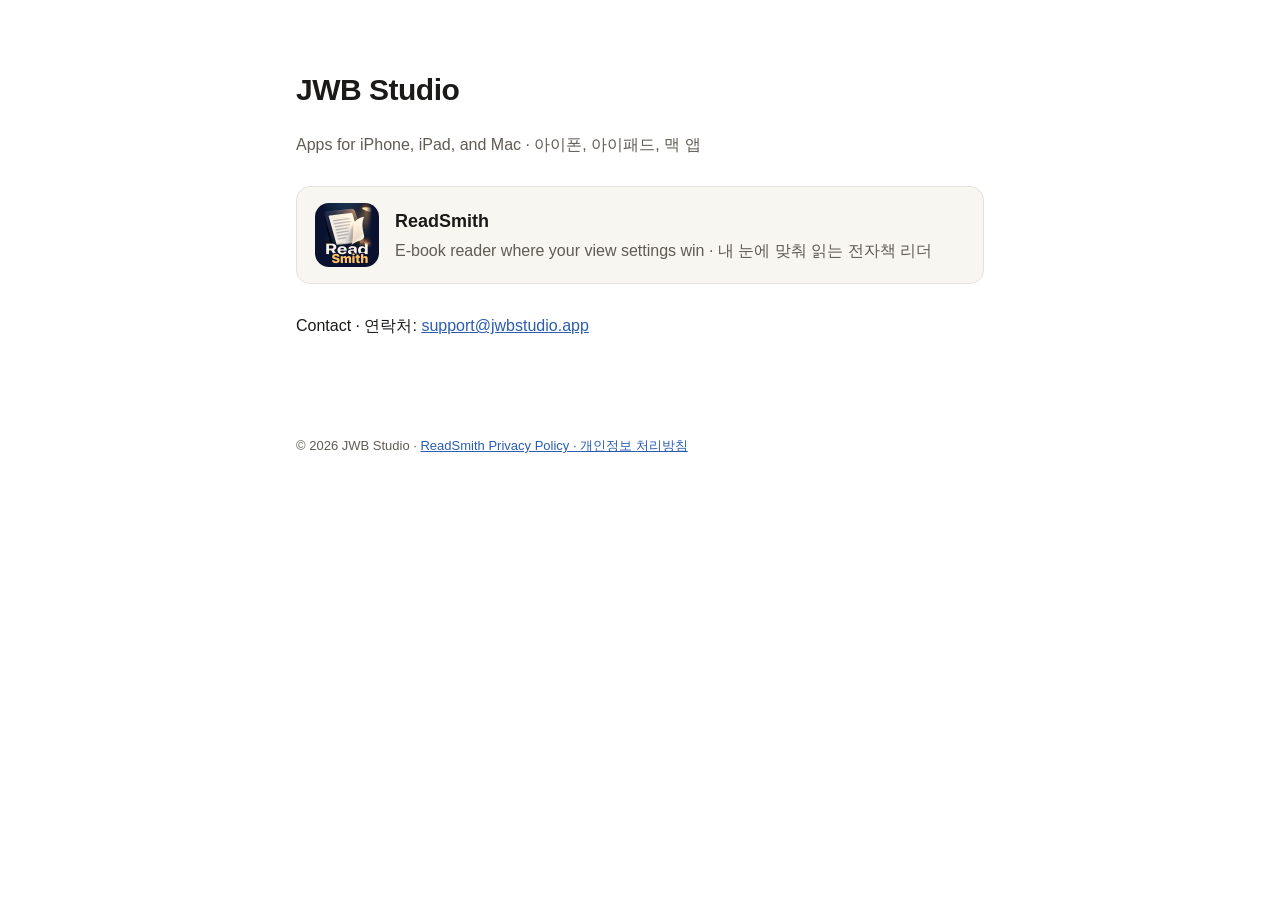
<file: index.html>
<!doctype html>
<html lang="en">
<meta charset="utf-8">
<meta name="viewport" content="width=device-width,initial-scale=1">
<title>JWB Studio</title>
<meta name="description" content="JWB Studio makes ReadSmith, an e-book reader for iPhone, iPad, and Mac.">
<link rel="icon" href="/readsmith/icon.png">
<style>
:root{--bg:#fff;--fg:#1b1a18;--dim:#5f5b55;--line:#e6e2da;--card:#f8f6f1;--link:#2a5db0}
@media (prefers-color-scheme:dark){:root{--bg:#121110;--fg:#ece8e1;--dim:#a39d93;--line:#2c2925;--card:#1a1816;--link:#8fb4ee}}
*{box-sizing:border-box}
body{margin:0;background:var(--bg);color:var(--fg);font:16px/1.7 -apple-system,BlinkMacSystemFont,"Apple SD Gothic Neo","Segoe UI",sans-serif;-webkit-font-smoothing:antialiased}
main{max-width:720px;margin:0 auto;padding:64px 16px 80px}
h1{font-size:30px;margin:0 0 6px;letter-spacing:-.5px}
.dim{color:var(--dim)}
a.app{display:flex;gap:16px;align-items:center;text-decoration:none;color:inherit;background:var(--card);border:1px solid var(--line);border-radius:14px;padding:16px 18px;margin-top:28px}
a.app img{width:64px;height:64px;border-radius:14px;flex:none}
a.app b{font-size:18px}
a{color:var(--link)}
footer{max-width:720px;margin:0 auto;padding:0 16px 60px;color:var(--dim);font-size:13px}
</style>
<main>
  <h1>JWB Studio</h1>
  <p class="dim">Apps for iPhone, iPad, and Mac · 아이폰, 아이패드, 맥 앱</p>
  <a class="app" href="/readsmith/">
    <img src="/readsmith/icon.png" alt="">
    <span><b>ReadSmith</b><br><span class="dim">E-book reader where your view settings win · 내 눈에 맞춰 읽는 전자책 리더</span></span>
  </a>
  <p style="margin-top:28px">Contact · 연락처: <a href="mailto:support@jwbstudio.app">support@jwbstudio.app</a></p>
</main>
<footer>© 2026 JWB Studio · <a href="/readsmith/privacy.html">ReadSmith Privacy Policy · 개인정보 처리방침</a></footer>
</html>
</file>
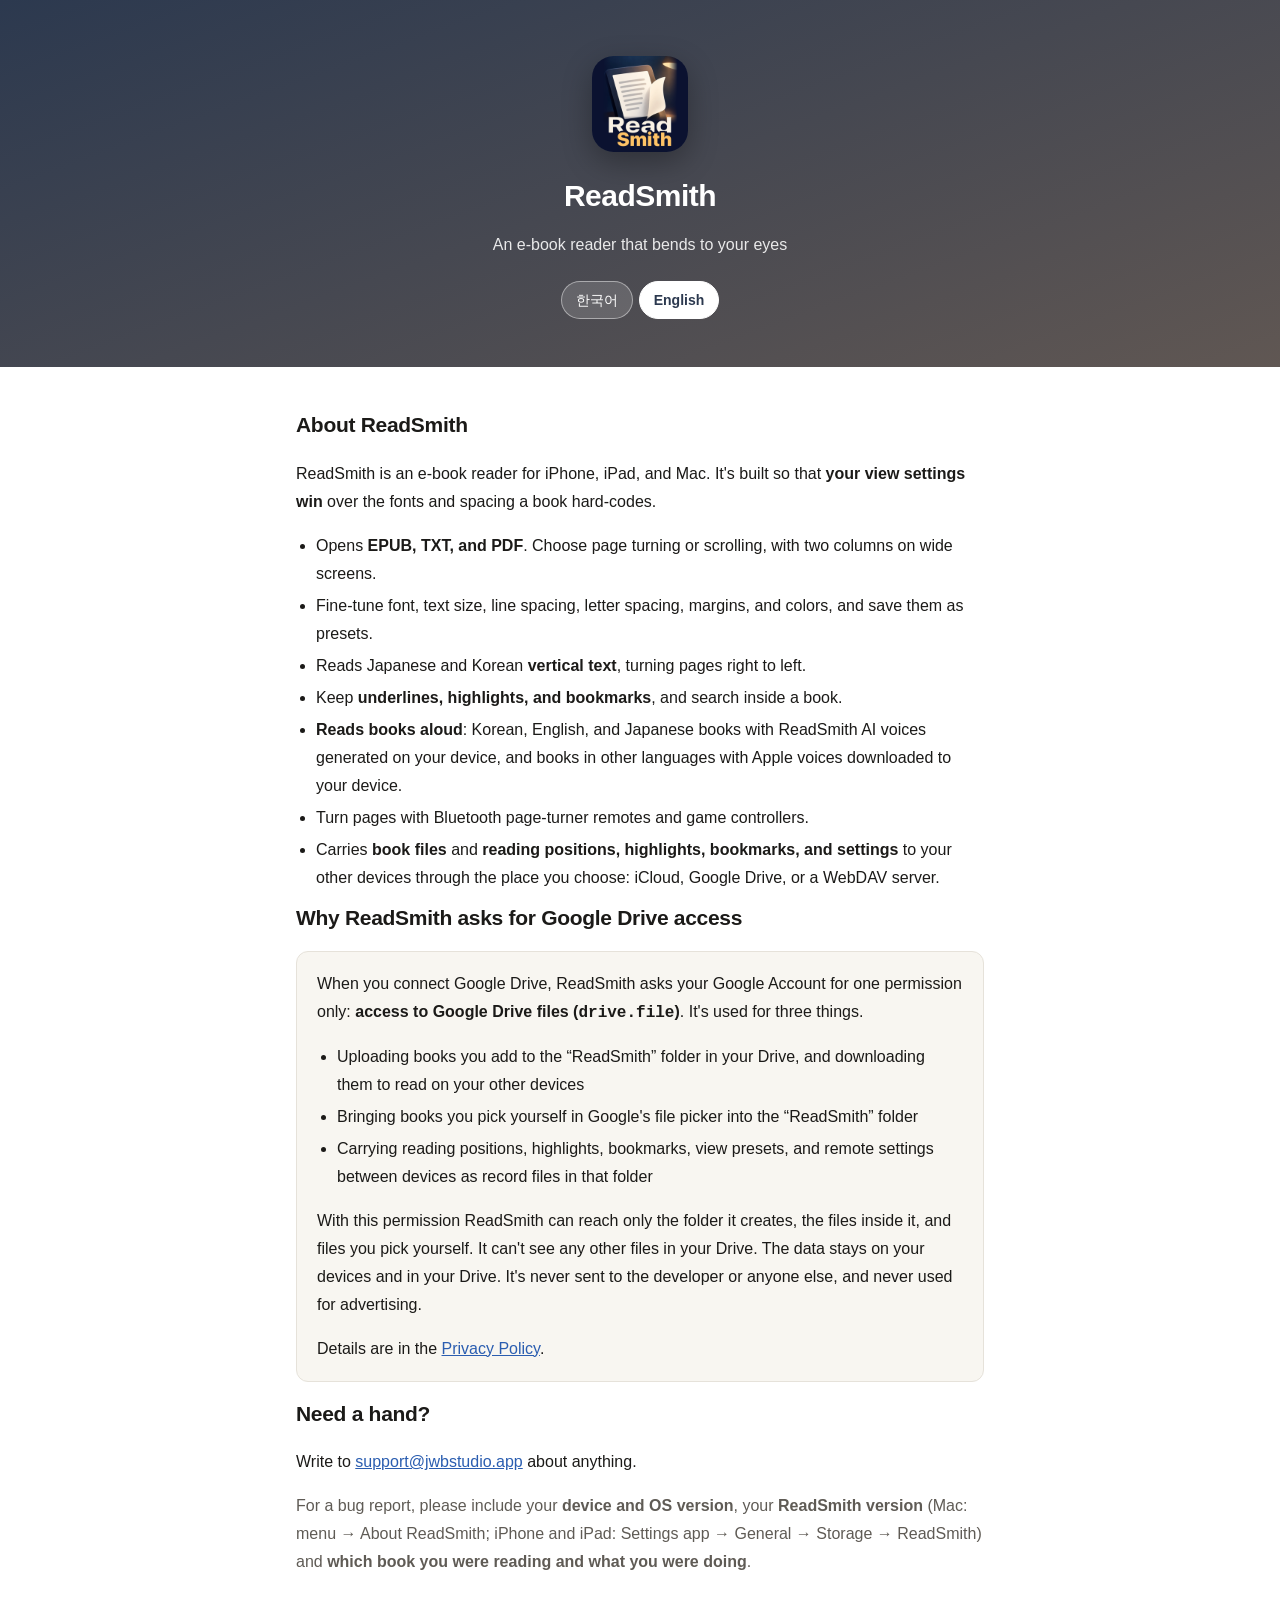
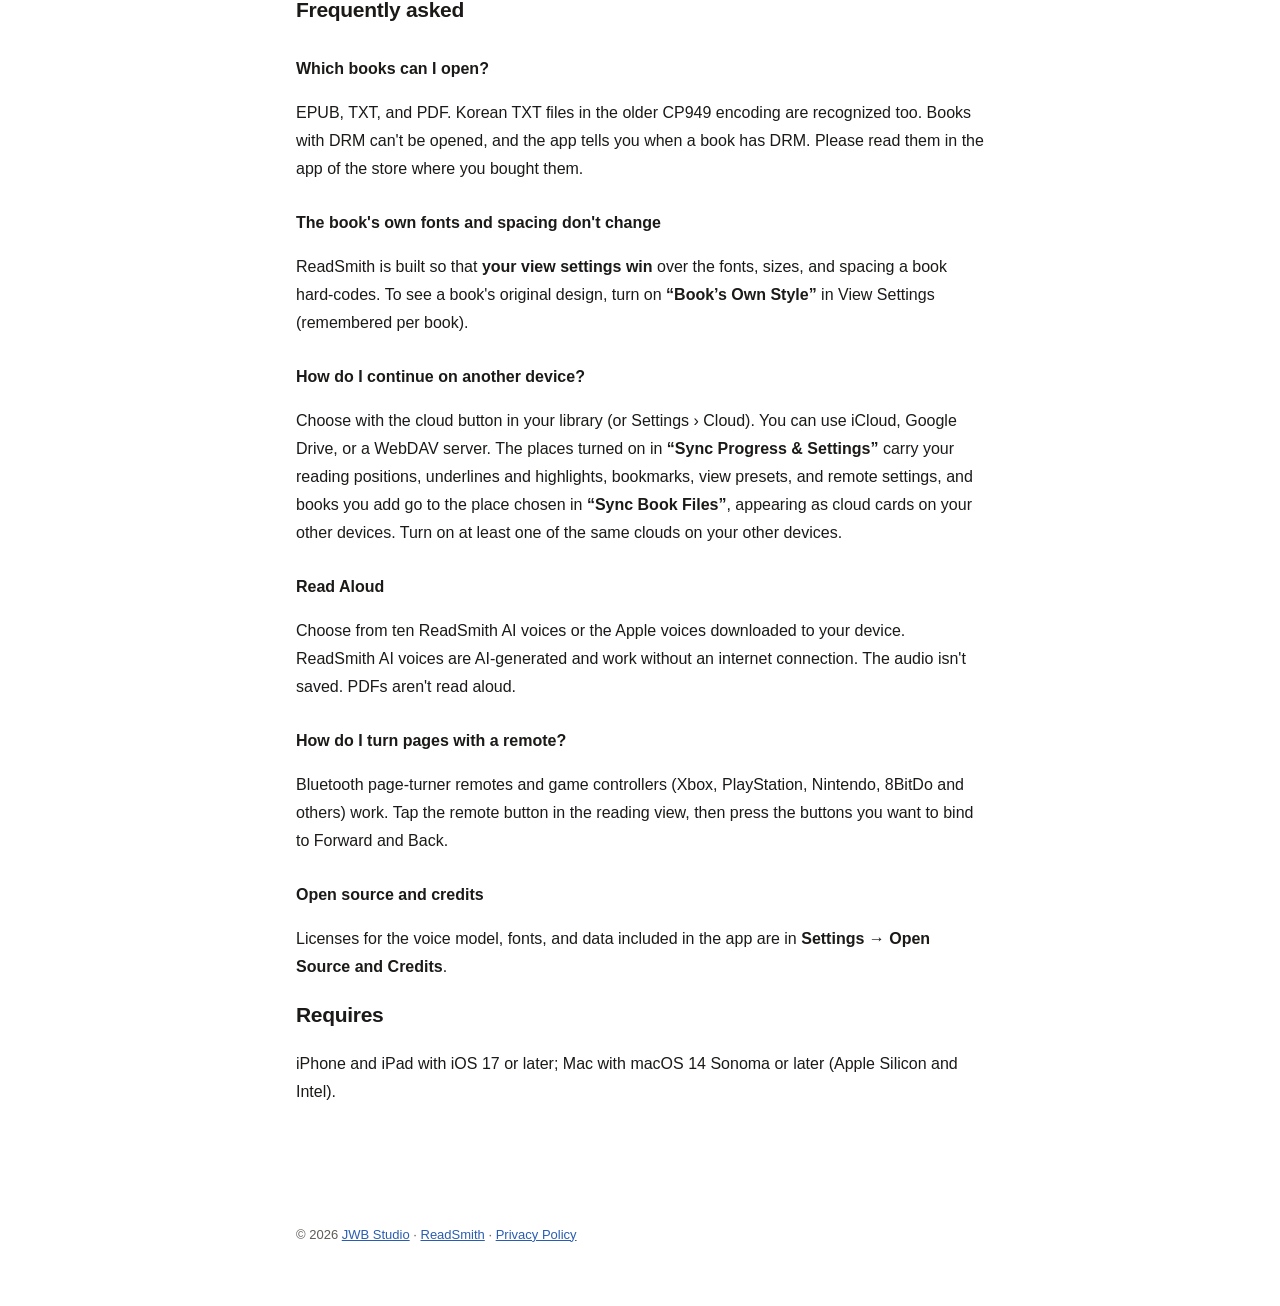
<file: readsmith/index.html>
<!doctype html>
<html lang="ko">
<meta charset="utf-8">
<meta name="viewport" content="width=device-width,initial-scale=1">
<title>ReadSmith · 전자책 리더 · E-book Reader</title>
<meta name="description" content="ReadSmith — 책이 정한 글꼴과 간격보다 내 설정이 이기는 아이폰·아이패드·맥 전자책 리더. ReadSmith is an e-book reader for iPhone, iPad, and Mac.">
<script>document.documentElement.classList.add('js')</script>
<link rel="stylesheet" href="style.css">
<link rel="icon" href="icon.png">
<header>
  <img src="icon.png" alt="ReadSmith">
  <h1>ReadSmith</h1>
  <p><span data-loc="ko">내 눈에 맞춰 읽는 전자책 리더</span><span data-loc="en">An e-book reader that bends to your eyes</span></p>
  <div class="lang">
    <button data-pick="ko">한국어</button><button data-pick="en">English</button>
  </div>
</header>
<main>

<section data-loc="ko">
  <h2>ReadSmith는</h2>
  <p>아이폰, 아이패드, 맥에서 쓰는 전자책 리더입니다. 책에 박혀 있는 글꼴과 간격보다 <b>사용자가 정한 보기 설정이 이기도록</b> 만들었습니다.</p>
  <ul>
    <li><b>EPUB, TXT, PDF</b>를 엽니다. 쪽 넘김과 스크롤을 고르고, 넓은 화면은 두 단으로 봅니다.</li>
    <li>글꼴, 글자 크기, 줄 간격, 글자 간격, 여백, 색을 세밀하게 고르고 프리셋으로 저장합니다.</li>
    <li>일본어·한국어 <b>세로쓰기</b> 책을 오른쪽에서 왼쪽으로 넘기며 읽습니다.</li>
    <li><b>밑줄, 형광펜, 북마크</b>를 남기고, 책 안 검색으로 찾습니다.</li>
    <li>한국어·영어·일본어 책은 기기 안에서 만드는 ReadSmith AI 목소리로, 다른 언어 책은 기기에 받은 Apple 목소리로도 <b>소리 내어 읽습니다.</b></li>
    <li>블루투스 페이지 넘김 리모컨과 게임패드로 쪽을 넘깁니다.</li>
    <li>iCloud, Google Drive, WebDAV 서버 가운데 고른 곳으로 <b>책 파일</b>과 <b>읽던 자리·밑줄·북마크·설정</b>을 다른 기기와 잇습니다.</li>
  </ul>

  <h2>Google Drive 접근을 청하는 까닭</h2>
  <div class="card">
    <p style="margin-top:0">Google Drive를 연결하면 ReadSmith는 Google 계정에 <b>Google Drive 파일 접근(<code>drive.file</code>)</b> 하나만 청합니다. 쓰는 곳은 셋입니다.</p>
    <ul>
      <li>넣은 책을 Drive의 «ReadSmith» 폴더에 올리고, 다른 기기에서 그 책을 받아 읽기</li>
      <li>Google 파일 선택 창에서 직접 고른 책을 «ReadSmith» 폴더로 가져오기</li>
      <li>읽던 자리, 밑줄, 북마크, 보기 프리셋, 리모컨 설정을 그 폴더 안의 기록 파일로 기기 사이에 잇기</li>
    </ul>
    <p>이 권한으로는 ReadSmith가 만든 폴더와 그 안의 파일, 그리고 사용자가 직접 고른 파일에만 닿습니다. 드라이브의 다른 파일은 볼 수 없습니다.
       받은 데이터는 사용자의 기기와 Drive에만 있고, 개발자를 비롯해 누구에게도 보내지 않으며 광고에 쓰지 않습니다.</p>
    <p style="margin-bottom:0">자세한 내용은 <a href="privacy.html">개인정보 처리방침</a>에 있습니다.</p>
  </div>

  <h2>도움이 필요하시면</h2>
  <p>무엇이든 메일로 보내 주십시오. <a href="mailto:support@jwbstudio.app">support@jwbstudio.app</a></p>
  <p class="dim">버그를 알려 주실 때는 <b>기기와 운영체제 버전</b>, <b>ReadSmith 버전</b>(맥: 메뉴 → ReadSmith에 관하여, 아이폰·아이패드: 설정 앱 → 일반 → 저장 공간 → ReadSmith),
     그리고 <b>어떤 책에서 무엇을 하다가 생겼는지</b>를 함께 적어 주시면 훨씬 빨리 찾습니다.</p>

  <h2>자주 묻는 것</h2>

  <h3>어떤 책을 열 수 있나요?</h3>
  <p>EPUB, TXT, PDF를 엽니다. 한국어 TXT 파일의 옛 인코딩(CP949)도 알아봅니다.
     DRM이 걸린 책은 열 수 없고, 열 때 DRM이라고 알려 드립니다. 구매한 서점의 앱에서 읽어 주십시오.</p>

  <h3>책에 정해진 글꼴이나 간격이 바뀌지 않습니다</h3>
  <p>ReadSmith는 책이 박아 둔 글꼴·크기·간격보다 <b>사용자의 보기 설정이 이기도록</b> 만들었습니다.
     책 디자인 그대로 보고 싶으시면 보기 설정의 <b>«책 모양 그대로»</b>를 켜 주십시오(책마다 따로 기억합니다).</p>

  <h3>여러 기기에서 이어 읽으려면</h3>
  <p>서재의 구름 단추(또는 설정 › 클라우드)에서 고릅니다. iCloud, Google Drive, WebDAV 서버를 쓸 수 있습니다.
     <b>«기록과 설정 동기화»</b>에서 켠 곳으로 읽던 자리, 밑줄·형광펜, 북마크, 보기 프리셋, 리모컨 설정이 이어지고,
     <b>«책 파일 동기화»</b>에서 고른 곳에 넣은 책이 올라가 다른 기기에서 구름 카드로 보입니다. 다른 기기도 같은 클라우드를 하나 이상 켜 주십시오.</p>

  <h3>소리로 읽기</h3>
  <p>ReadSmith AI 목소리 열 가지와, 기기에 받은 Apple 목소리 가운데에서 고를 수 있습니다. ReadSmith AI 목소리는 AI로 만든 음성이며 인터넷 연결 없이 읽습니다.
     소리는 저장하지 않습니다. PDF는 소리로 읽지 않습니다.</p>

  <h3>리모컨으로 쪽을 넘기려면</h3>
  <p>블루투스 페이지 넘김 리모컨과 게임패드(엑스박스·플레이스테이션·닌텐도·8BitDo 등)를 쓸 수 있습니다.
     읽기 화면의 리모컨 단추를 누르고, 쓰실 버튼을 눌러 «앞으로»·«뒤로»에 묶어 주십시오.</p>

  <h3>오픈 소스와 출처</h3>
  <p>앱에 함께 들어 있는 음성 모델·글꼴·자료의 라이선스는 앱의 <b>설정 → 오픈 소스와 출처</b>에서 보실 수 있습니다.</p>

  <h2>필요한 것</h2>
  <p>iPhone·iPad는 iOS 17 이상, Mac은 macOS 14 Sonoma 이상(Apple Silicon과 Intel 모두).</p>
</section>

<section data-loc="en">
  <h2>About ReadSmith</h2>
  <p>ReadSmith is an e-book reader for iPhone, iPad, and Mac. It's built so that <b>your view settings win</b> over the fonts and spacing a book hard-codes.</p>
  <ul>
    <li>Opens <b>EPUB, TXT, and PDF</b>. Choose page turning or scrolling, with two columns on wide screens.</li>
    <li>Fine-tune font, text size, line spacing, letter spacing, margins, and colors, and save them as presets.</li>
    <li>Reads Japanese and Korean <b>vertical text</b>, turning pages right to left.</li>
    <li>Keep <b>underlines, highlights, and bookmarks</b>, and search inside a book.</li>
    <li><b>Reads books aloud</b>: Korean, English, and Japanese books with ReadSmith AI voices generated on your device, and books in other languages with Apple voices downloaded to your device.</li>
    <li>Turn pages with Bluetooth page-turner remotes and game controllers.</li>
    <li>Carries <b>book files</b> and <b>reading positions, highlights, bookmarks, and settings</b> to your other devices through the place you choose: iCloud, Google Drive, or a WebDAV server.</li>
  </ul>

  <h2>Why ReadSmith asks for Google Drive access</h2>
  <div class="card">
    <p style="margin-top:0">When you connect Google Drive, ReadSmith asks your Google Account for one permission only: <b>access to Google Drive files (<code>drive.file</code>)</b>. It's used for three things.</p>
    <ul>
      <li>Uploading books you add to the “ReadSmith” folder in your Drive, and downloading them to read on your other devices</li>
      <li>Bringing books you pick yourself in Google's file picker into the “ReadSmith” folder</li>
      <li>Carrying reading positions, highlights, bookmarks, view presets, and remote settings between devices as record files in that folder</li>
    </ul>
    <p>With this permission ReadSmith can reach only the folder it creates, the files inside it, and files you pick yourself. It can't see any other files in your Drive.
       The data stays on your devices and in your Drive. It's never sent to the developer or anyone else, and never used for advertising.</p>
    <p style="margin-bottom:0">Details are in the <a href="privacy.html">Privacy Policy</a>.</p>
  </div>

  <h2>Need a hand?</h2>
  <p>Write to <a href="mailto:support@jwbstudio.app">support@jwbstudio.app</a> about anything.</p>
  <p class="dim">For a bug report, please include your <b>device and OS version</b>, your <b>ReadSmith version</b>
     (Mac: menu → About ReadSmith; iPhone and iPad: Settings app → General → Storage → ReadSmith) and <b>which book you were reading and what you were doing</b>.</p>

  <h2>Frequently asked</h2>

  <h3>Which books can I open?</h3>
  <p>EPUB, TXT, and PDF. Korean TXT files in the older CP949 encoding are recognized too.
     Books with DRM can't be opened, and the app tells you when a book has DRM. Please read them in the app of the store where you bought them.</p>

  <h3>The book's own fonts and spacing don't change</h3>
  <p>ReadSmith is built so that <b>your view settings win</b> over the fonts, sizes, and spacing a book hard-codes.
     To see a book's original design, turn on <b>“Book’s Own Style”</b> in View Settings (remembered per book).</p>

  <h3>How do I continue on another device?</h3>
  <p>Choose with the cloud button in your library (or Settings › Cloud). You can use iCloud, Google Drive, or a WebDAV server.
     The places turned on in <b>“Sync Progress &amp; Settings”</b> carry your reading positions, underlines and highlights, bookmarks, view presets, and remote settings,
     and books you add go to the place chosen in <b>“Sync Book Files”</b>, appearing as cloud cards on your other devices. Turn on at least one of the same clouds on your other devices.</p>

  <h3>Read Aloud</h3>
  <p>Choose from ten ReadSmith AI voices or the Apple voices downloaded to your device. ReadSmith AI voices are AI-generated and work without an internet connection.
     The audio isn't saved. PDFs aren't read aloud.</p>

  <h3>How do I turn pages with a remote?</h3>
  <p>Bluetooth page-turner remotes and game controllers (Xbox, PlayStation, Nintendo, 8BitDo and others) work.
     Tap the remote button in the reading view, then press the buttons you want to bind to Forward and Back.</p>

  <h3>Open source and credits</h3>
  <p>Licenses for the voice model, fonts, and data included in the app are in <b>Settings → Open Source and Credits</b>.</p>

  <h2>Requires</h2>
  <p>iPhone and iPad with iOS 17 or later; Mac with macOS 14 Sonoma or later (Apple Silicon and Intel).</p>
</section>
</main>
<footer>
  <div data-loc="ko">© 2026 <a href="/">JWB Studio</a> · <a href="./">ReadSmith</a> · <a href="privacy.html">개인정보 처리방침</a></div>
  <div data-loc="en">© 2026 <a href="/">JWB Studio</a> · <a href="./">ReadSmith</a> · <a href="privacy.html">Privacy Policy</a></div>
</footer>
<script src="lang.js"></script>
</file>
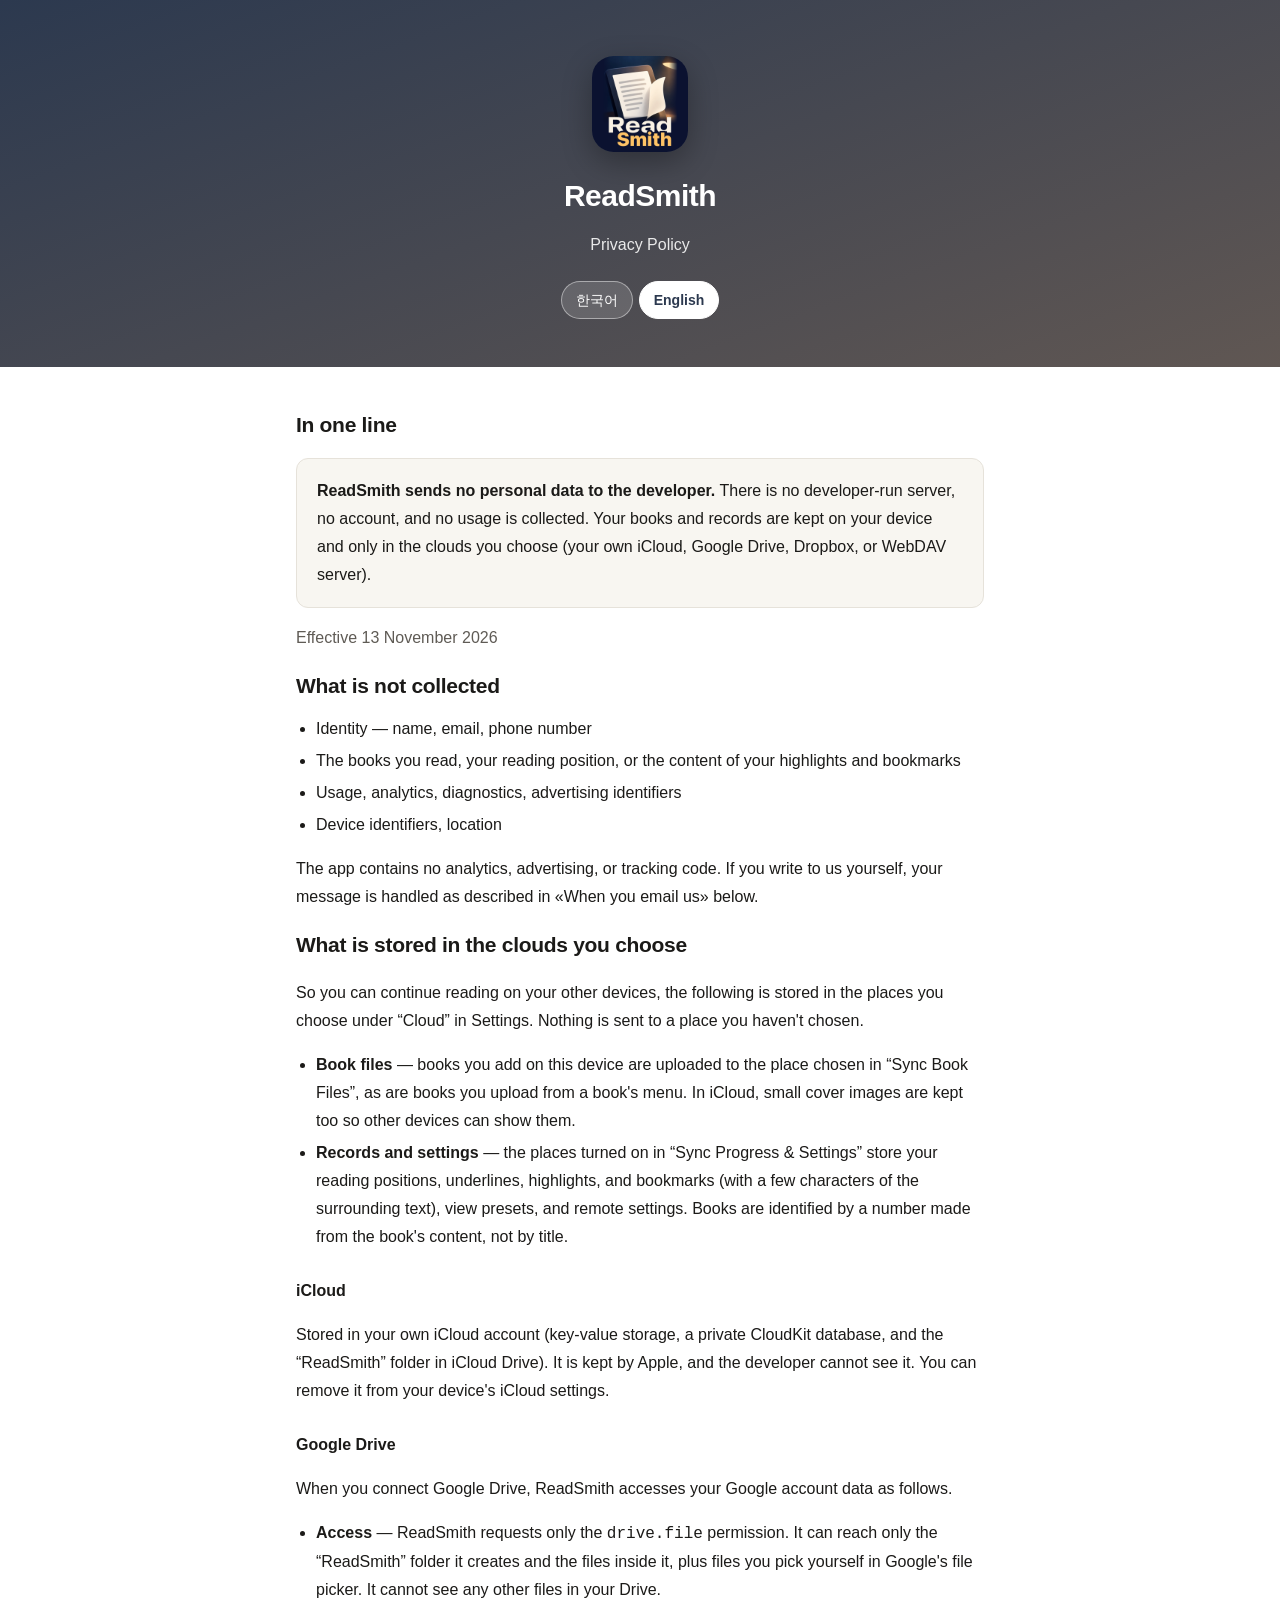
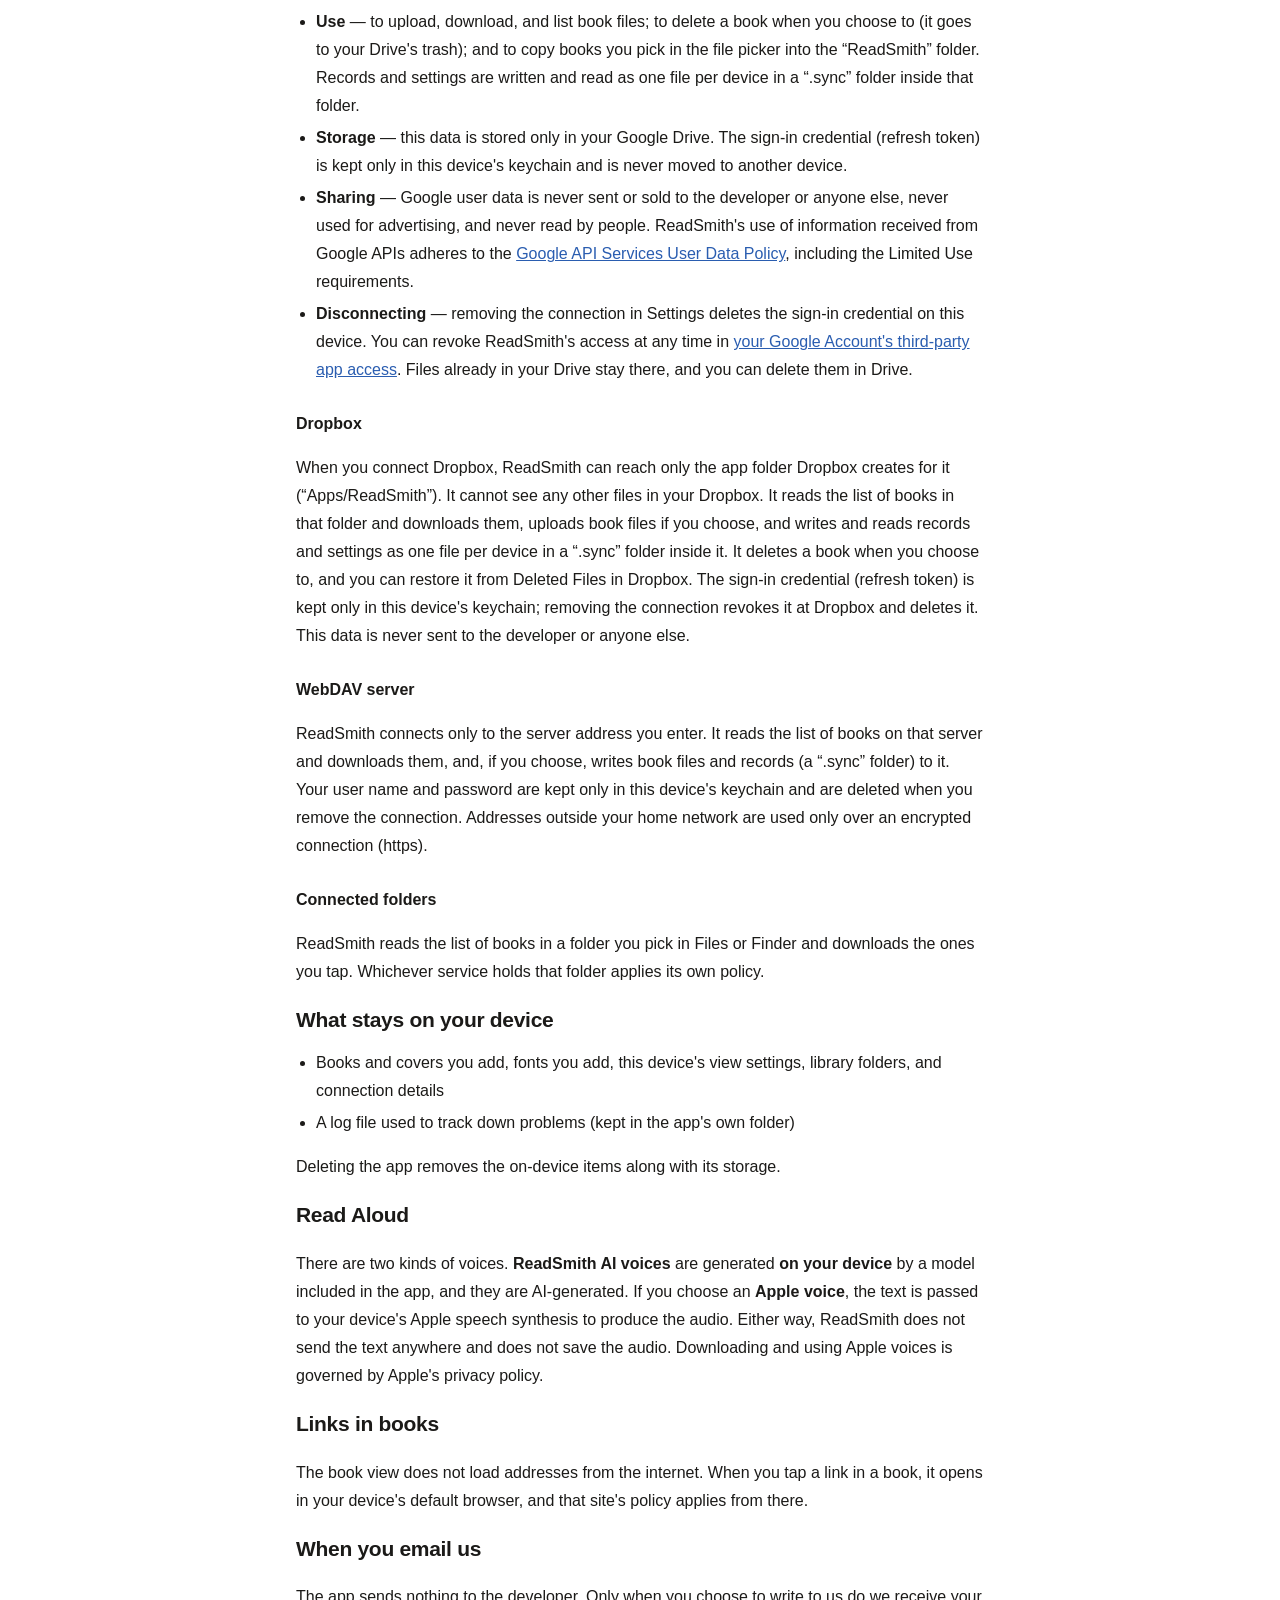
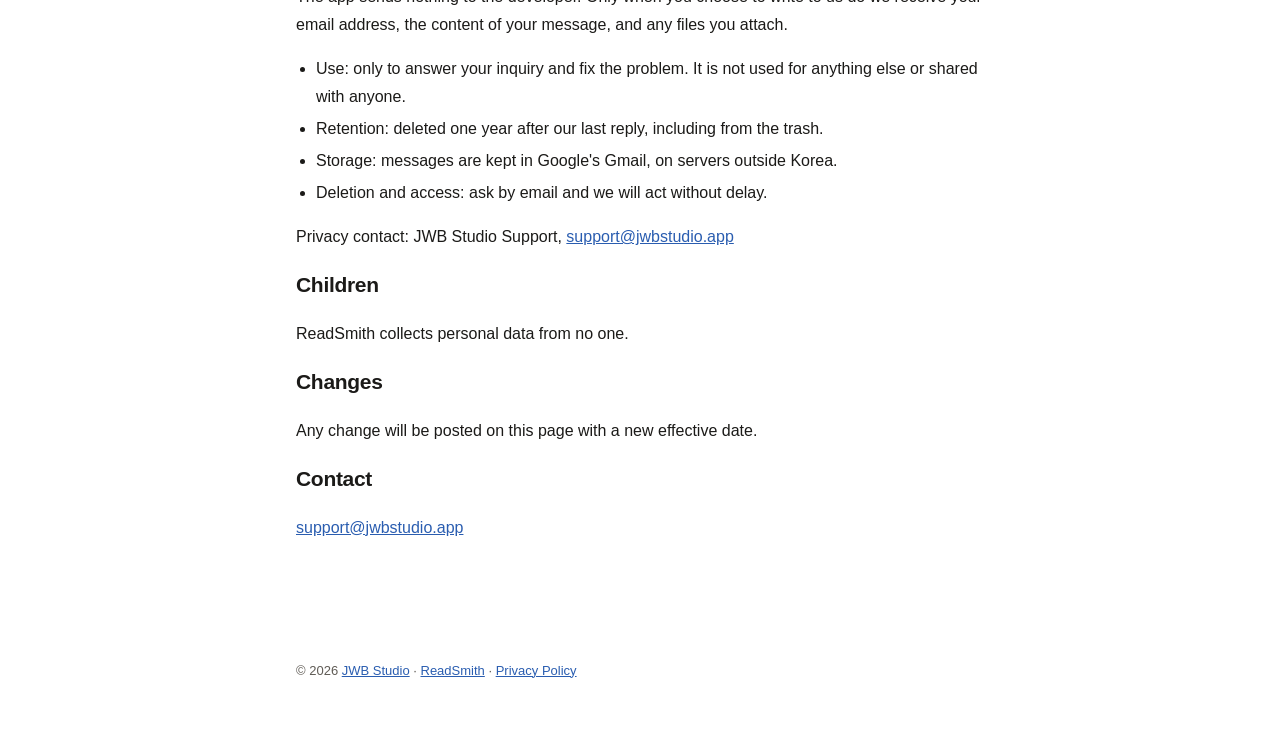
<file: readsmith/privacy.html>
<!doctype html>
<html lang="ko">
<meta charset="utf-8">
<meta name="viewport" content="width=device-width,initial-scale=1">
<title>ReadSmith 개인정보 처리방침 · Privacy Policy</title>
<meta name="description" content="ReadSmith는 개발자에게 어떤 개인정보도 보내지 않습니다. ReadSmith sends no personal data to the developer.">
<script>document.documentElement.classList.add('js')</script>
<link rel="stylesheet" href="style.css">
<link rel="icon" href="icon.png">
<!-- ⛔ 사실만 쓴다 — 코드에서 확인한 것(2026-10-27): 앱에 분석·광고·추적 코드 없음, 개발자 서버 없음.
     바깥 통신은 사용자가 고른 곳뿐 — 본인의 iCloud(키-값 저장소·CloudKit 비공개 DB·iCloud Drive), Google Drive(drive.file 하나 —
     accounts.google.com·oauth2.googleapis.com·www.googleapis.com/drive), Dropbox(App folder 권한 — www.dropbox.com/oauth2·api.dropboxapi.com·
     content.dropboxapi.com, 2026-10-30), 사용자가 입력한 WebDAV 서버, 고른 폴더 — 와 책 속 링크를 사용자가 눌렀을 때
     기본 브라우저로 여는 것.
     구글 «브랜드 검증»은 처리방침이 Google 사용자 데이터의 접근·사용·저장·공유를 밝히기를 요구한다(Brand verification 문서). 책 본문 화면(WKWebView)은 바깥 주소를 막는다(WebReader.blockNetwork).
     낭독은 기기 안 모델(ReadSmith AI)로 만들거나, 사용자가 고르면 기기의 Apple 음성 합성(AVSpeechSynthesizer)에 글을 넘긴다. 소리는 저장하지 않는다.
     Apple 쪽이 기기 안에서만 처리하는지는 애플 문서에 없어 단정하지 않는다(2026-11-13 — 합성 확장 MauiAUSP 는 네트워크 권한 없음, 맥 1회 측정 통신 없음이지만 증명 아님).
     기능이 바뀌면 이 문서와 App Store 개인정보 설문을 함께 고친다.
     2026-11-12: 문의 메일 단락 — support@jwbstudio.app(Cloudflare Email Routing → jwbstudio.support@gmail.com), 보관 마지막 답장 뒤 1년(사용자 결정),
     Gmail 국외 보관, 보호책임자 = JWB Studio 고객지원(개인정보보호법 제30조·시행령 제31조, 소상공인은 대표자 본인). -->
<header>
  <img src="icon.png" alt="ReadSmith">
  <h1>ReadSmith</h1>
  <p><span data-loc="ko">개인정보 처리방침</span><span data-loc="en">Privacy Policy</span></p>
  <div class="lang">
    <button data-pick="ko">한국어</button><button data-pick="en">English</button>
  </div>
</header>
<main>

<section data-loc="ko">
  <h2>한 줄로 말하면</h2>
  <div class="card">
    <p style="margin:0"><b>ReadSmith는 개발자에게 어떤 개인정보도 보내지 않습니다.</b>
       개발자가 운영하는 서버가 없고, 계정도 없고, 사용 기록도 모으지 않습니다.
       책과 기록은 기기 안에, 그리고 사용자가 고른 클라우드(본인의 iCloud · Google Drive · Dropbox · WebDAV 서버)에만 저장됩니다.</p>
  </div>
  <p class="dim">시행일 2026년 11월 13일</p>

  <h2>모으지 않는 것</h2>
  <ul>
    <li>이름·이메일·전화번호 같은 신원 정보</li>
    <li>읽는 책, 읽은 자리, 밑줄과 북마크의 내용</li>
    <li>사용 기록·분석·통계·광고 식별자</li>
    <li>기기 식별자·위치</li>
  </ul>
  <p>앱에는 분석 도구, 광고, 추적 코드가 들어 있지 않습니다. 직접 메일로 문의하실 때만 아래 «메일로 문의하실 때»에 적은 대로 메일을 받습니다.</p>

  <h2>고른 클라우드에 저장되는 것</h2>
  <p>여러 기기에서 이어 읽을 수 있도록, 설정의 «클라우드»에서 고른 곳에 아래 항목이 저장됩니다. 고르지 않은 곳에는 아무것도 보내지 않습니다.</p>
  <ul>
    <li><b>책 파일</b> — «책 파일 동기화»에서 고른 곳에 이 기기에서 넣은 책이 올라가고, 책 메뉴로 직접 올린 책도 그곳에 들어갑니다. iCloud에는 다른 기기에서 보일 작은 표지 그림도 함께 둡니다.</li>
    <li><b>기록과 설정</b> — «기록과 설정 동기화»에서 켠 곳에 읽던 자리, 밑줄·형광펜·북마크(표시한 문구의 앞뒤 몇 글자 포함), 보기 설정 프리셋, 리모컨 설정이 저장됩니다. 책은 제목이 아니라 책 내용으로 만든 번호로 구분합니다.</li>
  </ul>

  <h3>iCloud</h3>
  <p>본인의 iCloud 계정(키-값 저장소, CloudKit 비공개 데이터베이스, iCloud Drive의 «ReadSmith» 폴더)에 저장됩니다. Apple이 보관하며, 개발자는 이 내용을 볼 수 없습니다.
     기기의 iCloud 설정에서 지울 수 있습니다.</p>

  <h3>Google Drive</h3>
  <p>Google Drive를 연결하면 ReadSmith는 Google 계정 데이터에 아래와 같이 접근합니다.</p>
  <ul>
    <li><b>접근 범위</b> — <code>drive.file</code> 권한 하나만 요청합니다. ReadSmith가 만든 «ReadSmith» 폴더와 그 안의 파일, 그리고 사용자가 Google 파일 선택 창에서 직접 고른 파일에만 접근할 수 있습니다. 드라이브의 다른 파일은 볼 수 없습니다.</li>
    <li><b>사용</b> — 책 파일을 올리고 받고 목록을 읽습니다. 사용자가 고를 때 책을 지우며(드라이브 휴지통으로), 선택 창에서 고른 책은 «ReadSmith» 폴더로 복사해 가져옵니다. 기록과 설정은 그 폴더 안 «.sync» 폴더에 기기마다 파일 하나로 쓰고 읽습니다.</li>
    <li><b>저장</b> — 이 데이터는 본인의 Google Drive에만 저장됩니다. 로그인 정보(갱신 토큰)는 이 기기의 키체인에만 두며 다른 기기로 옮기지 않습니다.</li>
    <li><b>공유</b> — Google 사용자 데이터를 개발자나 다른 누구에게도 보내거나 팔지 않고, 광고에 쓰지 않으며, 사람이 읽지 않습니다. ReadSmith의 Google API 정보 사용은 제한적 사용(Limited Use) 요건을 포함한 <a href="https://developers.google.com/terms/api-services-user-data-policy">Google API 서비스 사용자 데이터 정책</a>을 따릅니다.</li>
    <li><b>끊기</b> — 설정에서 연결을 빼면 이 기기의 로그인 정보를 지웁니다. <a href="https://myaccount.google.com/permissions">Google 계정의 서드 파티 앱 액세스</a>에서 ReadSmith의 접근을 언제든 거둘 수 있습니다. 드라이브에 올린 파일은 그대로 남으며 드라이브에서 지울 수 있습니다.</li>
  </ul>

  <h3>Dropbox</h3>
  <p>Dropbox를 연결하면 ReadSmith는 Dropbox가 이 앱에 만들어 주는 앱 폴더(«앱/ReadSmith»)에만 접근합니다. Dropbox의 다른 파일은 볼 수 없습니다.
     그 폴더의 책 목록을 읽고 책을 받아 오며, 고른 경우 책 파일을 올리고, 기록과 설정을 그 폴더 안 «.sync» 폴더에 기기마다 파일 하나로 쓰고 읽습니다.
     사용자가 고를 때 책을 지우며, Dropbox의 삭제된 파일에서 되살릴 수 있습니다. 로그인 정보(갱신 토큰)는 이 기기의 키체인에만 두고, 연결을 빼면 Dropbox에서 거두고 지웁니다.
     이 데이터를 개발자나 다른 누구에게도 보내지 않습니다.</p>

  <h3>WebDAV 서버</h3>
  <p>사용자가 입력한 서버 주소로만 연결합니다. 그 서버의 책 목록을 읽고 책을 받아 오며, 고른 경우 책 파일과 기록(«.sync» 폴더)을 그 서버에 씁니다.
     아이디와 비밀번호는 이 기기의 키체인에만 두고, 연결을 빼면 지웁니다. 집 밖의 주소는 암호화된 연결(https)로만 씁니다.</p>

  <h3>폴더 연결</h3>
  <p>파일 앱이나 파인더에서 고른 폴더의 책 목록을 읽고, 누른 책을 받아 옵니다. 그 폴더가 어느 서비스에 있는지는 그 서비스의 정책을 따릅니다.</p>

  <h2>기기 안에만 남는 것</h2>
  <ul>
    <li>넣은 책과 표지, 직접 넣은 글꼴, 이 기기의 보기 설정, 서재 폴더 정리, 연결 정보</li>
    <li>문제를 찾기 위한 앱 자체 기록 파일(앱 전용 폴더에 남습니다)</li>
  </ul>
  <p>앱을 지우면 기기 안의 항목은 운영체제가 앱 저장 공간과 함께 지웁니다.</p>

  <h2>소리로 읽기</h2>
  <p>목소리는 두 가지입니다. <b>ReadSmith AI 목소리</b>는 앱에 든 모델로 <b>기기 안에서</b> 만들며, AI로 만든 음성입니다.
     <b>Apple 목소리</b>를 고르면 글을 기기의 Apple 음성 합성 기능에 넘겨 소리를 만듭니다.
     어느 쪽이든 ReadSmith는 글을 바깥으로 보내지 않고, 만든 소리를 저장하지 않습니다.
     Apple 목소리를 받고 쓰는 일은 Apple의 개인정보 처리방침을 따릅니다.</p>

  <h2>책 속 링크</h2>
  <p>책 본문 화면은 바깥 인터넷 주소를 불러오지 않습니다. 책 속 링크를 직접 누르시면
     기기의 기본 브라우저로 열립니다. 그때부터는 그 사이트의 정책을 따릅니다.</p>

  <h2>메일로 문의하실 때</h2>
  <p>앱은 개발자에게 아무것도 보내지 않습니다. 사용자가 직접 메일을 보내실 때에만 보내신 메일 주소와 메일 내용, 붙이신 파일을 받습니다.</p>
  <ul>
    <li>쓰는 곳: 그 문의에 답하고 문제를 고치는 데에만 씁니다. 다른 일에 쓰거나 다른 사람에게 넘기지 않습니다.</li>
    <li>보관 기간: 마지막으로 답장한 날부터 1년이 지나면 지웁니다. 휴지통에서도 지웁니다.</li>
    <li>보관 장소: 메일은 Google의 Gmail에 보관되며, Google의 서버는 국외에 있습니다.</li>
    <li>지우기와 열람: 메일로 요청하시면 지체 없이 처리합니다.</li>
  </ul>
  <p>개인정보 보호책임자: JWB Studio 고객지원, <a href="mailto:support@jwbstudio.app">support@jwbstudio.app</a></p>

  <h2>어린이</h2>
  <p>ReadSmith는 누구에게서도 개인정보를 모으지 않습니다.</p>

  <h2>방침이 바뀌면</h2>
  <p>이 페이지에 새 내용과 시행일을 올립니다.</p>

  <h2>문의</h2>
  <p><a href="mailto:support@jwbstudio.app">support@jwbstudio.app</a></p>
</section>

<section data-loc="en">
  <h2>In one line</h2>
  <div class="card">
    <p style="margin:0"><b>ReadSmith sends no personal data to the developer.</b>
       There is no developer-run server, no account, and no usage is collected.
       Your books and records are kept on your device and only in the clouds you choose (your own iCloud, Google Drive, Dropbox, or WebDAV server).</p>
  </div>
  <p class="dim">Effective 13 November 2026</p>

  <h2>What is not collected</h2>
  <ul>
    <li>Identity — name, email, phone number</li>
    <li>The books you read, your reading position, or the content of your highlights and bookmarks</li>
    <li>Usage, analytics, diagnostics, advertising identifiers</li>
    <li>Device identifiers, location</li>
  </ul>
  <p>The app contains no analytics, advertising, or tracking code. If you write to us yourself, your message is handled as described in «When you email us» below.</p>

  <h2>What is stored in the clouds you choose</h2>
  <p>So you can continue reading on your other devices, the following is stored in the places you choose under “Cloud” in Settings. Nothing is sent to a place you haven't chosen.</p>
  <ul>
    <li><b>Book files</b> — books you add on this device are uploaded to the place chosen in “Sync Book Files”, as are books you upload from a book's menu. In iCloud, small cover images are kept too so other devices can show them.</li>
    <li><b>Records and settings</b> — the places turned on in “Sync Progress &amp; Settings” store your reading positions, underlines, highlights, and bookmarks (with a few characters of the surrounding text), view presets, and remote settings. Books are identified by a number made from the book's content, not by title.</li>
  </ul>

  <h3>iCloud</h3>
  <p>Stored in your own iCloud account (key-value storage, a private CloudKit database, and the “ReadSmith” folder in iCloud Drive). It is kept by Apple, and the developer cannot see it.
     You can remove it from your device's iCloud settings.</p>

  <h3>Google Drive</h3>
  <p>When you connect Google Drive, ReadSmith accesses your Google account data as follows.</p>
  <ul>
    <li><b>Access</b> — ReadSmith requests only the <code>drive.file</code> permission. It can reach only the “ReadSmith” folder it creates and the files inside it, plus files you pick yourself in Google's file picker. It cannot see any other files in your Drive.</li>
    <li><b>Use</b> — to upload, download, and list book files; to delete a book when you choose to (it goes to your Drive's trash); and to copy books you pick in the file picker into the “ReadSmith” folder. Records and settings are written and read as one file per device in a “.sync” folder inside that folder.</li>
    <li><b>Storage</b> — this data is stored only in your Google Drive. The sign-in credential (refresh token) is kept only in this device's keychain and is never moved to another device.</li>
    <li><b>Sharing</b> — Google user data is never sent or sold to the developer or anyone else, never used for advertising, and never read by people. ReadSmith's use of information received from Google APIs adheres to the <a href="https://developers.google.com/terms/api-services-user-data-policy">Google API Services User Data Policy</a>, including the Limited Use requirements.</li>
    <li><b>Disconnecting</b> — removing the connection in Settings deletes the sign-in credential on this device. You can revoke ReadSmith's access at any time in <a href="https://myaccount.google.com/permissions">your Google Account's third-party app access</a>. Files already in your Drive stay there, and you can delete them in Drive.</li>
  </ul>

  <h3>Dropbox</h3>
  <p>When you connect Dropbox, ReadSmith can reach only the app folder Dropbox creates for it (“Apps/ReadSmith”). It cannot see any other files in your Dropbox.
     It reads the list of books in that folder and downloads them, uploads book files if you choose, and writes and reads records and settings as one file per device in a “.sync” folder inside it.
     It deletes a book when you choose to, and you can restore it from Deleted Files in Dropbox. The sign-in credential (refresh token) is kept only in this device's keychain; removing the connection revokes it at Dropbox and deletes it.
     This data is never sent to the developer or anyone else.</p>

  <h3>WebDAV server</h3>
  <p>ReadSmith connects only to the server address you enter. It reads the list of books on that server and downloads them, and, if you choose, writes book files and records (a “.sync” folder) to it.
     Your user name and password are kept only in this device's keychain and are deleted when you remove the connection. Addresses outside your home network are used only over an encrypted connection (https).</p>

  <h3>Connected folders</h3>
  <p>ReadSmith reads the list of books in a folder you pick in Files or Finder and downloads the ones you tap. Whichever service holds that folder applies its own policy.</p>

  <h2>What stays on your device</h2>
  <ul>
    <li>Books and covers you add, fonts you add, this device's view settings, library folders, and connection details</li>
    <li>A log file used to track down problems (kept in the app's own folder)</li>
  </ul>
  <p>Deleting the app removes the on-device items along with its storage.</p>

  <h2>Read Aloud</h2>
  <p>There are two kinds of voices. <b>ReadSmith AI voices</b> are generated <b>on your device</b> by a model included in the app, and they are AI-generated.
     If you choose an <b>Apple voice</b>, the text is passed to your device's Apple speech synthesis to produce the audio.
     Either way, ReadSmith does not send the text anywhere and does not save the audio.
     Downloading and using Apple voices is governed by Apple's privacy policy.</p>

  <h2>Links in books</h2>
  <p>The book view does not load addresses from the internet. When you tap a link in a book,
     it opens in your device's default browser, and that site's policy applies from there.</p>

  <h2>When you email us</h2>
  <p>The app sends nothing to the developer. Only when you choose to write to us do we receive your email address, the content of your message, and any files you attach.</p>
  <ul>
    <li>Use: only to answer your inquiry and fix the problem. It is not used for anything else or shared with anyone.</li>
    <li>Retention: deleted one year after our last reply, including from the trash.</li>
    <li>Storage: messages are kept in Google's Gmail, on servers outside Korea.</li>
    <li>Deletion and access: ask by email and we will act without delay.</li>
  </ul>
  <p>Privacy contact: JWB Studio Support, <a href="mailto:support@jwbstudio.app">support@jwbstudio.app</a></p>

  <h2>Children</h2>
  <p>ReadSmith collects personal data from no one.</p>

  <h2>Changes</h2>
  <p>Any change will be posted on this page with a new effective date.</p>

  <h2>Contact</h2>
  <p><a href="mailto:support@jwbstudio.app">support@jwbstudio.app</a></p>
</section>
</main>
<footer>
  <div data-loc="ko">© 2026 <a href="/">JWB Studio</a> · <a href="./">ReadSmith</a> · <a href="privacy.html">개인정보 처리방침</a></div>
  <div data-loc="en">© 2026 <a href="/">JWB Studio</a> · <a href="./">ReadSmith</a> · <a href="privacy.html">Privacy Policy</a></div>
</footer>
<script src="lang.js"></script>
</file>
<file: readsmith/style.css>
/* ReadSmith 공개 페이지(지원·개인정보 처리방침). 머리 색은 앱 아이콘의 위·아래 띠에서 뽑았다(#2C394F → #605753).
   틀은 Nanopik 공개 페이지와 같다(전역 규칙: 지원·개인정보 URL 은 앱 저장소 Site/ 원본 → 공개 저장소 <앱>-site). */
:root{
  --head-1:#2C394F; --head-2:#605753; --gold:#C9A86A;
  --bg:#ffffff; --fg:#1b1a18; --dim:#5f5b55; --line:#e6e2da; --card:#f8f6f1; --link:#2a5db0;
}
@media (prefers-color-scheme: dark){
  :root:not([data-theme="light"]){
    --bg:#121110; --fg:#ece8e1; --dim:#a39d93; --line:#2c2925; --card:#1a1816; --link:#8fb4ee;
  }
}
:root[data-theme="dark"]{
  --bg:#121110; --fg:#ece8e1; --dim:#a39d93; --line:#2c2925; --card:#1a1816; --link:#8fb4ee;
}
*{box-sizing:border-box}
body{margin:0;background:var(--bg);color:var(--fg);
  font:16px/1.75 -apple-system,BlinkMacSystemFont,"Apple SD Gothic Neo","Segoe UI",sans-serif;
  -webkit-font-smoothing:antialiased}
header{background:linear-gradient(160deg,var(--head-1),var(--head-2));color:#fff;
  padding:56px 16px 48px;text-align:center}
header img{width:96px;height:96px;border-radius:21.5px;display:block;margin:0 auto 18px;
  box-shadow:0 10px 30px rgba(0,0,0,.3)}
header h1{margin:0;font-size:30px;letter-spacing:-.5px}
header p{margin:8px 0 0;opacity:.88;font-size:16px}
main{max-width:720px;margin:0 auto;padding:0 16px 80px}
section{padding-top:40px}
h2{font-size:21px;margin:0 0 10px;letter-spacing:-.3px}
h3{font-size:16px;margin:26px 0 6px}
.dim{color:var(--dim)}
ul{padding-left:20px;margin:8px 0}
li{margin:4px 0}
.card{background:var(--card);border:1px solid var(--line);border-radius:12px;padding:18px 20px;margin:14px 0}
a{color:var(--link)}
footer{max-width:720px;margin:0 auto;padding:22px 16px 60px;color:var(--dim);font-size:13px}
.lang{display:flex;gap:6px;justify-content:center;margin-top:22px}
.lang button{border:1px solid rgba(255,255,255,.45);background:rgba(255,255,255,.14);color:#fff;
  padding:6px 14px;border-radius:999px;font:inherit;font-size:14px;cursor:pointer;min-height:36px}
.lang button[aria-pressed="true"]{background:#fff;color:var(--head-1);border-color:#fff;font-weight:600}
/* ⛔ 선택자를 `[lang]` 으로 두지 말 것 — <html lang="…"> 까지 걸려 페이지가 통째로 사라진다(Nanopik 에서 겪음). */
/* 자바스크립트가 없으면(검색·심사 도구) 영어 본문을 보인다 — 전부 숨기면 빈 페이지로 읽혔다(2026-10-30, 구글 브랜드 검증 준비).
   lang.js 가 <html> 에 .js 를 달면 그때부터 고른 언어만. */
html:not(.js) [data-loc="ko"]{display:none}
html.js [data-loc]{display:none}
html.js [data-loc].on{display:block}
html.js span[data-loc].on{display:inline}
@media (max-width:520px){header{padding:40px 16px 36px}header h1{font-size:25px}}
</file>
